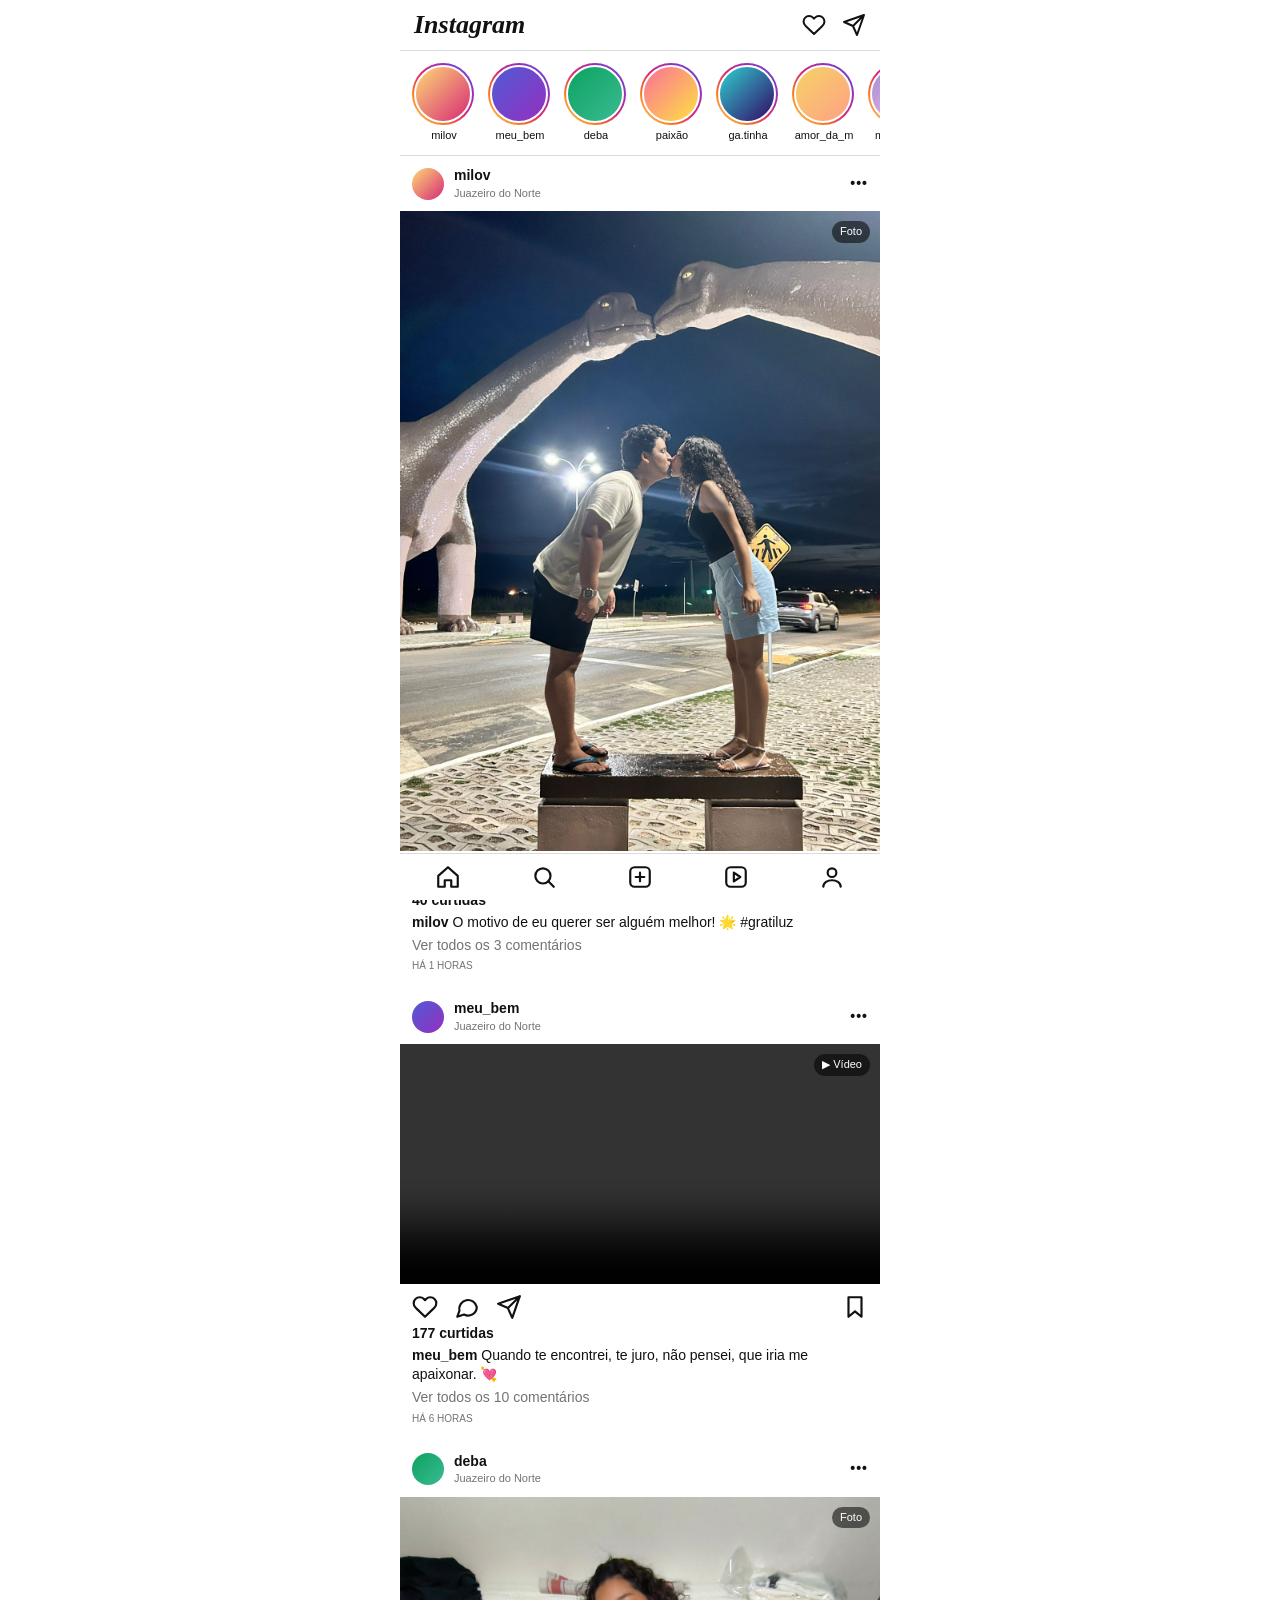
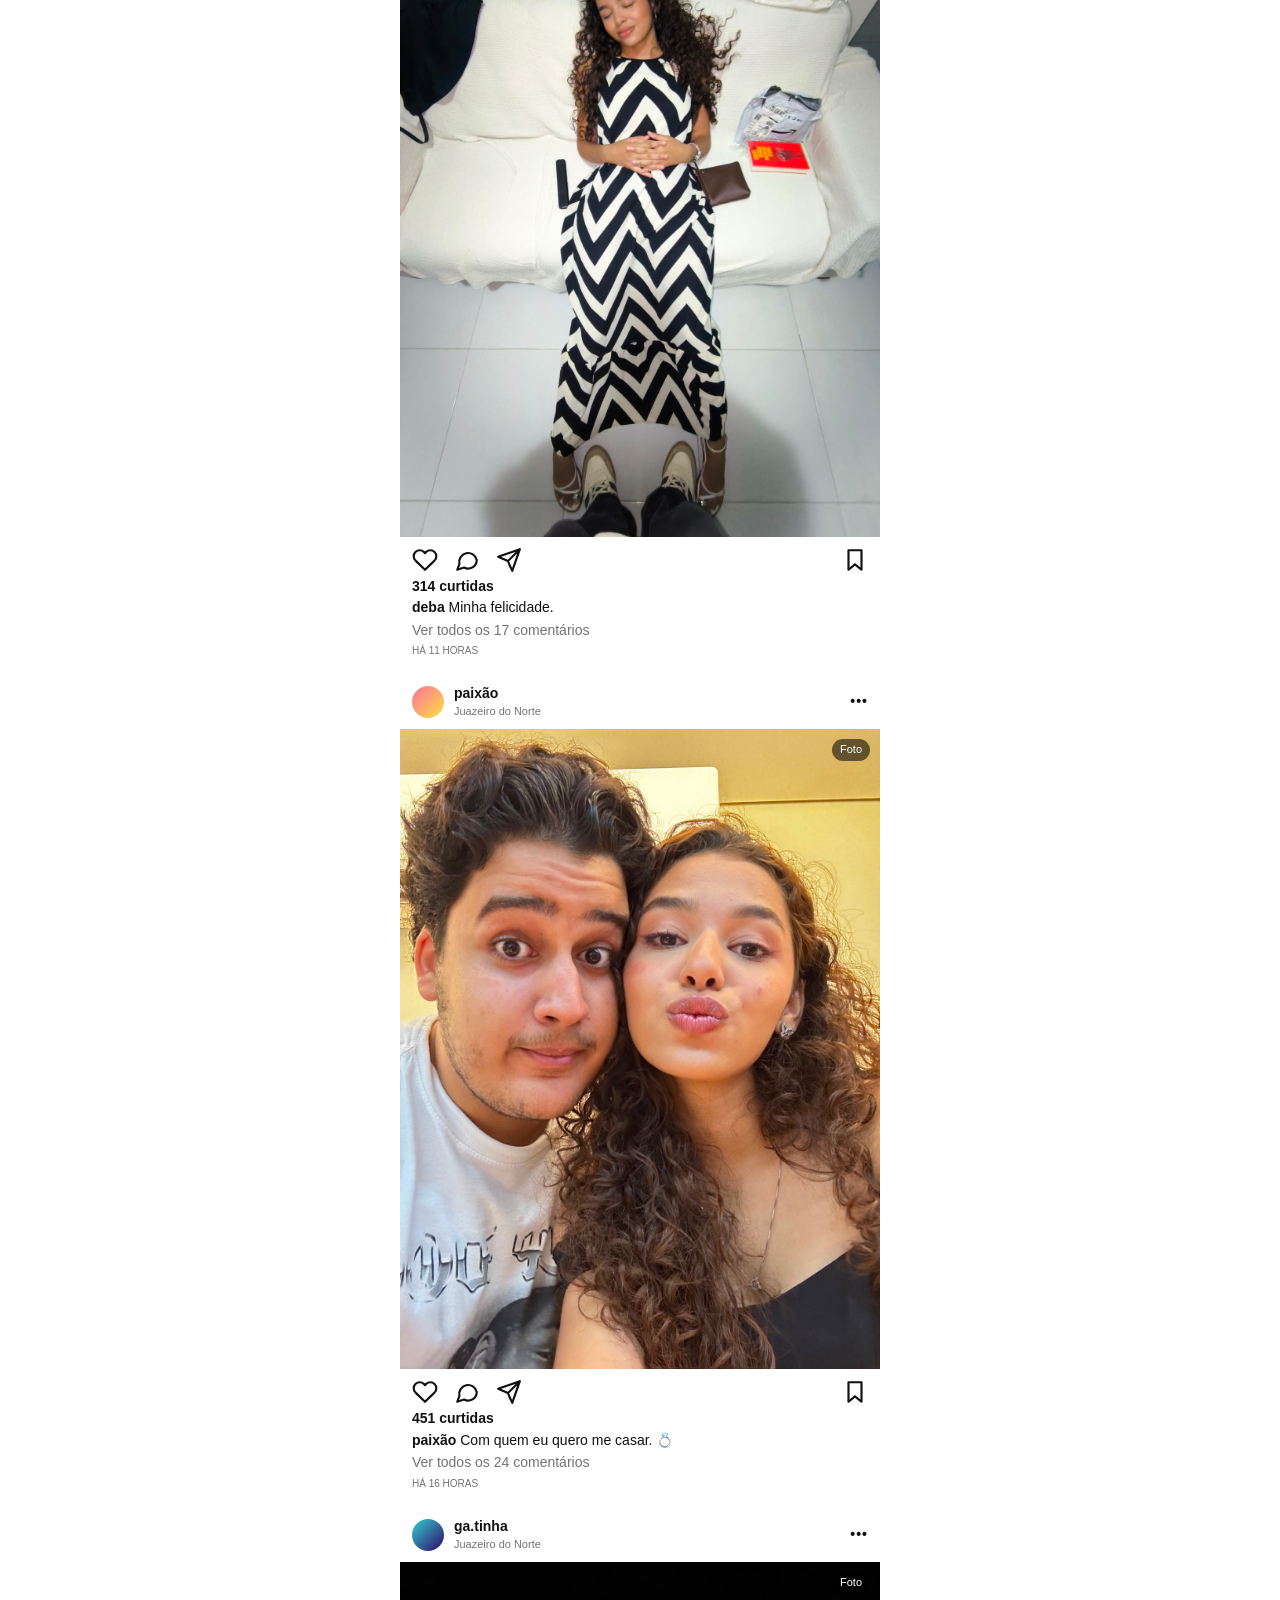
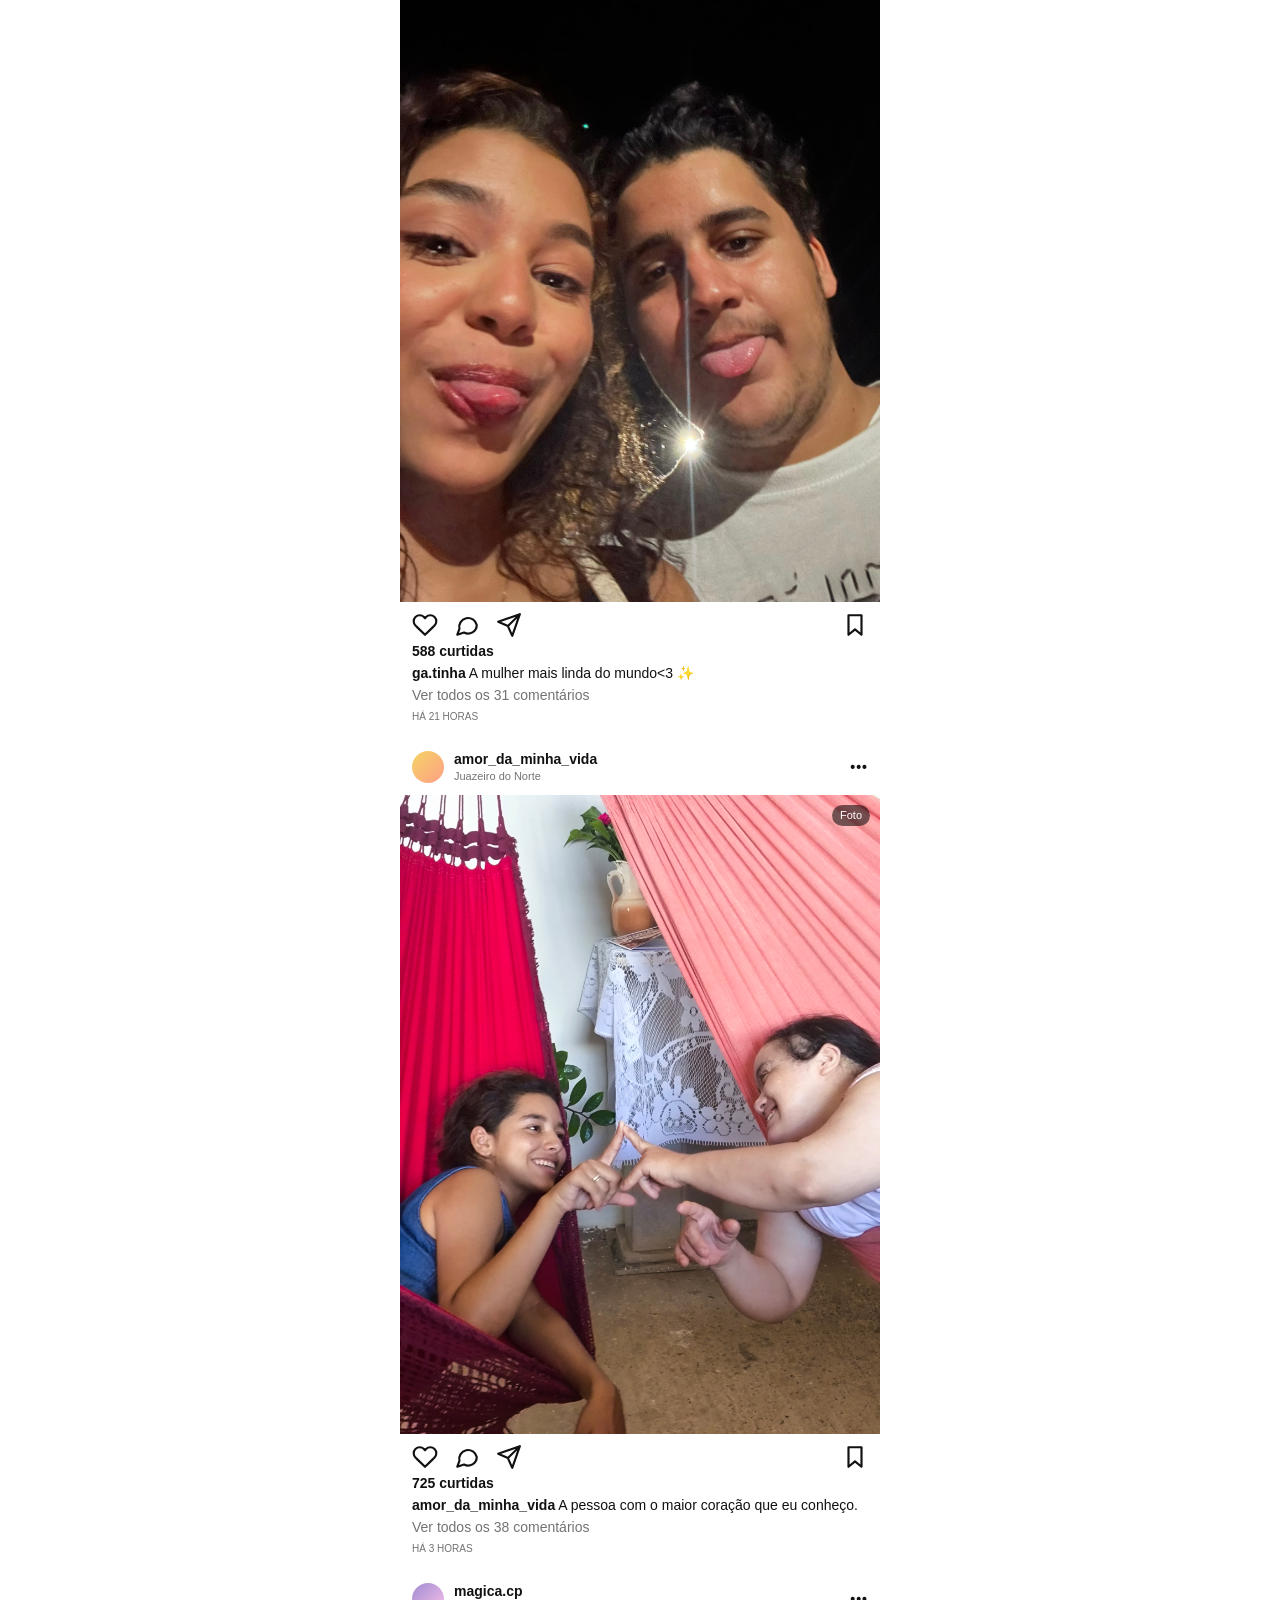
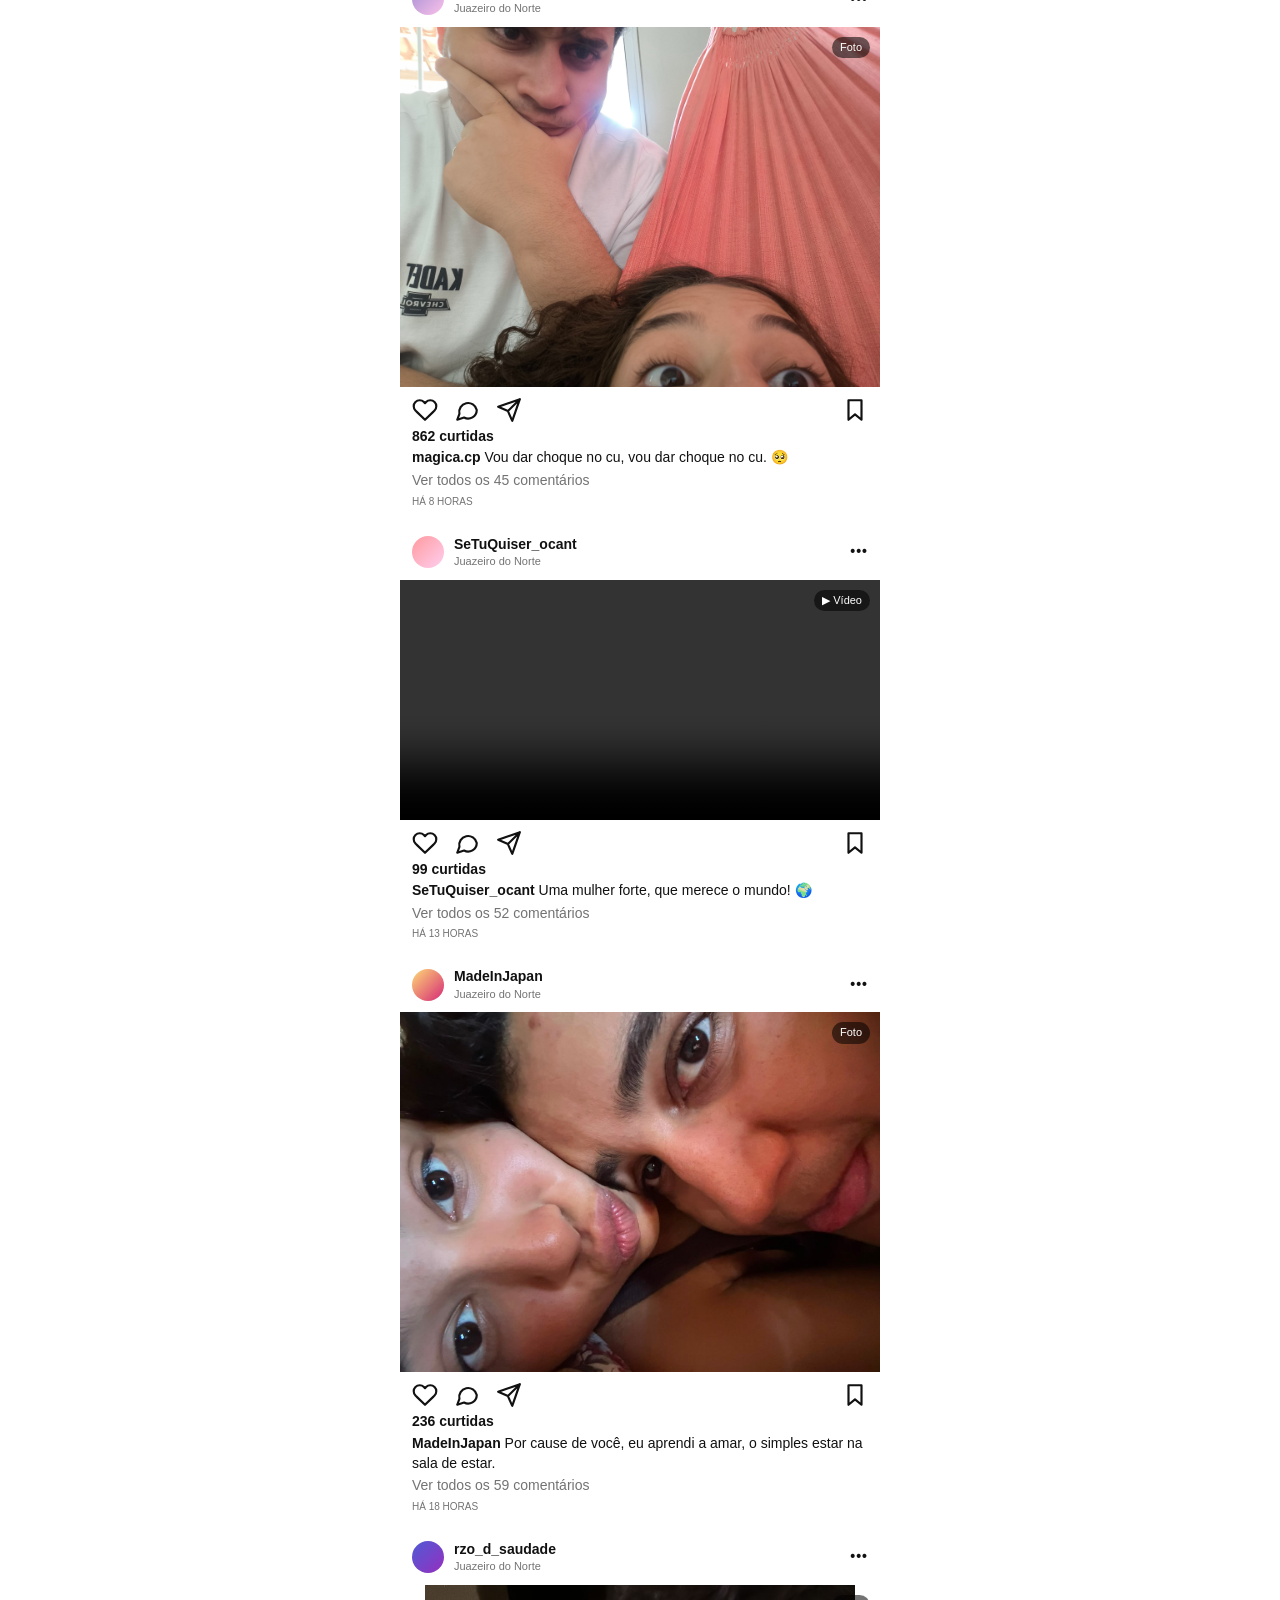
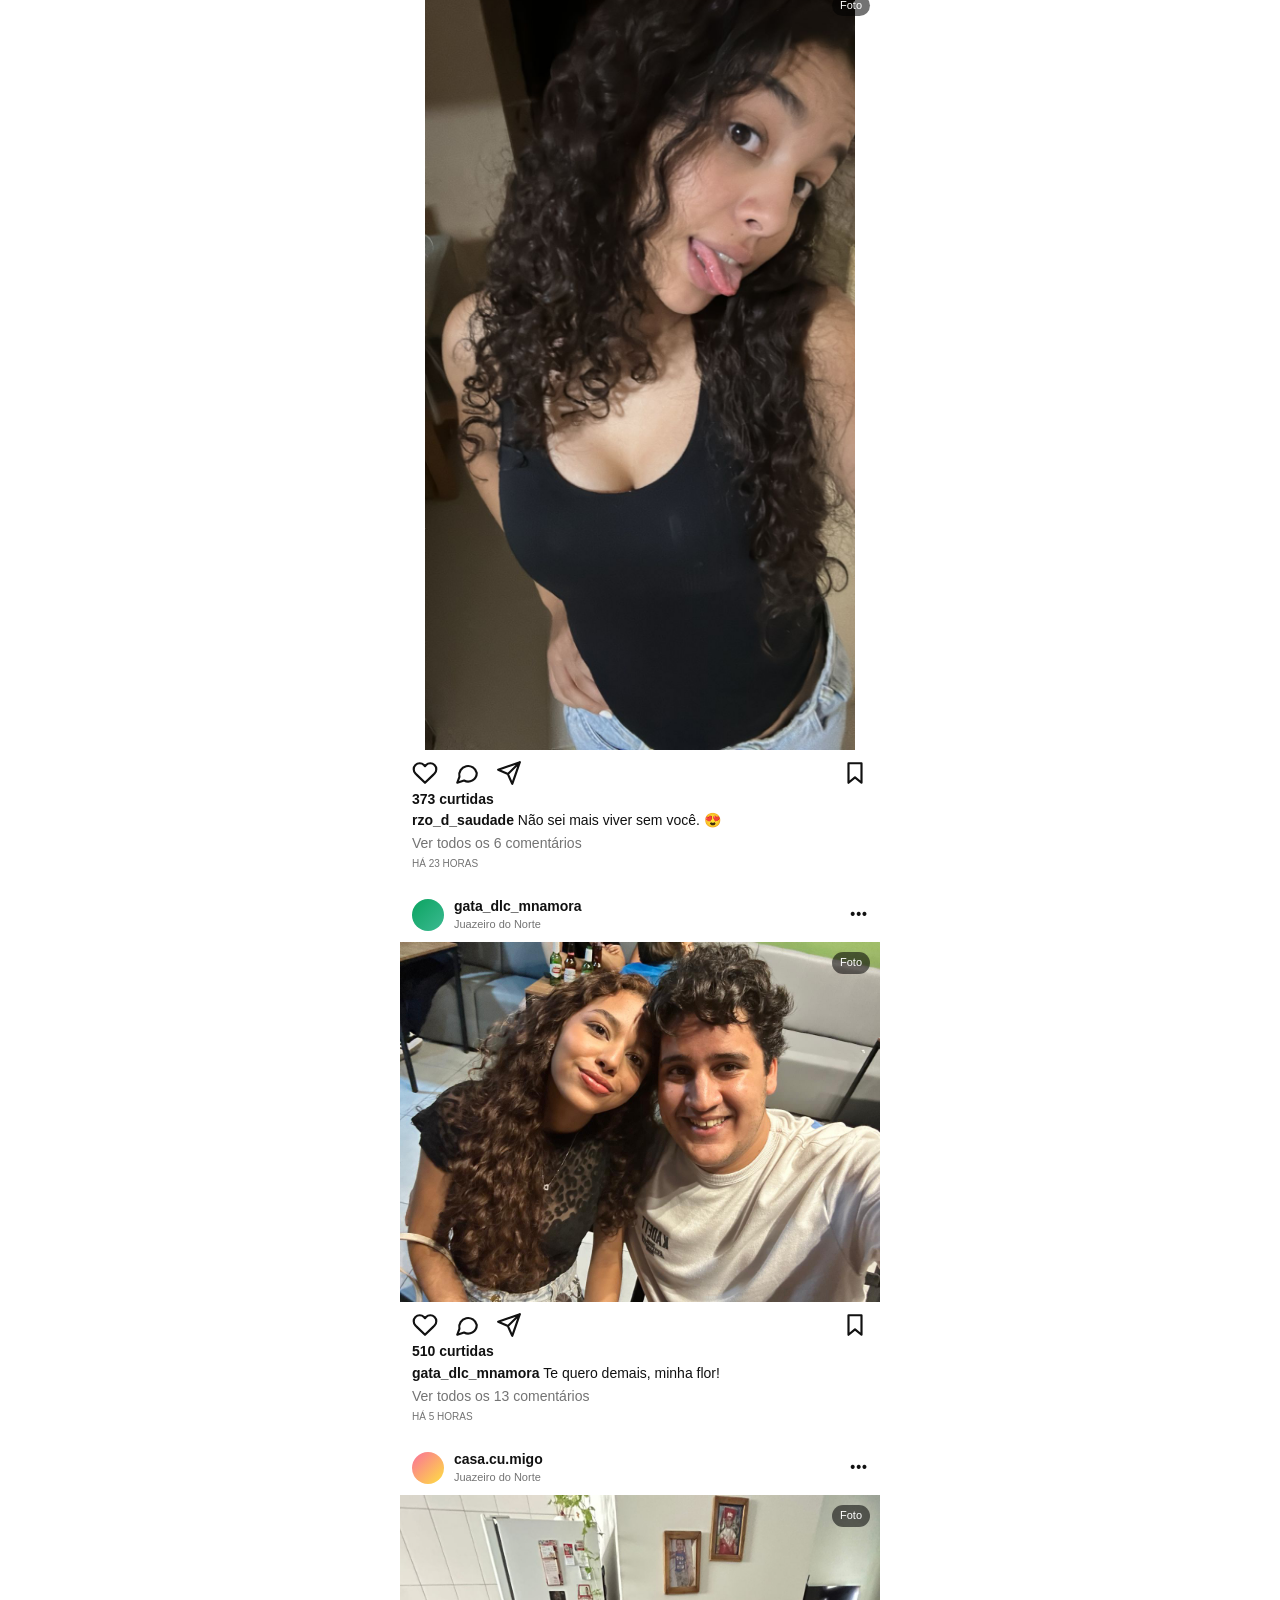
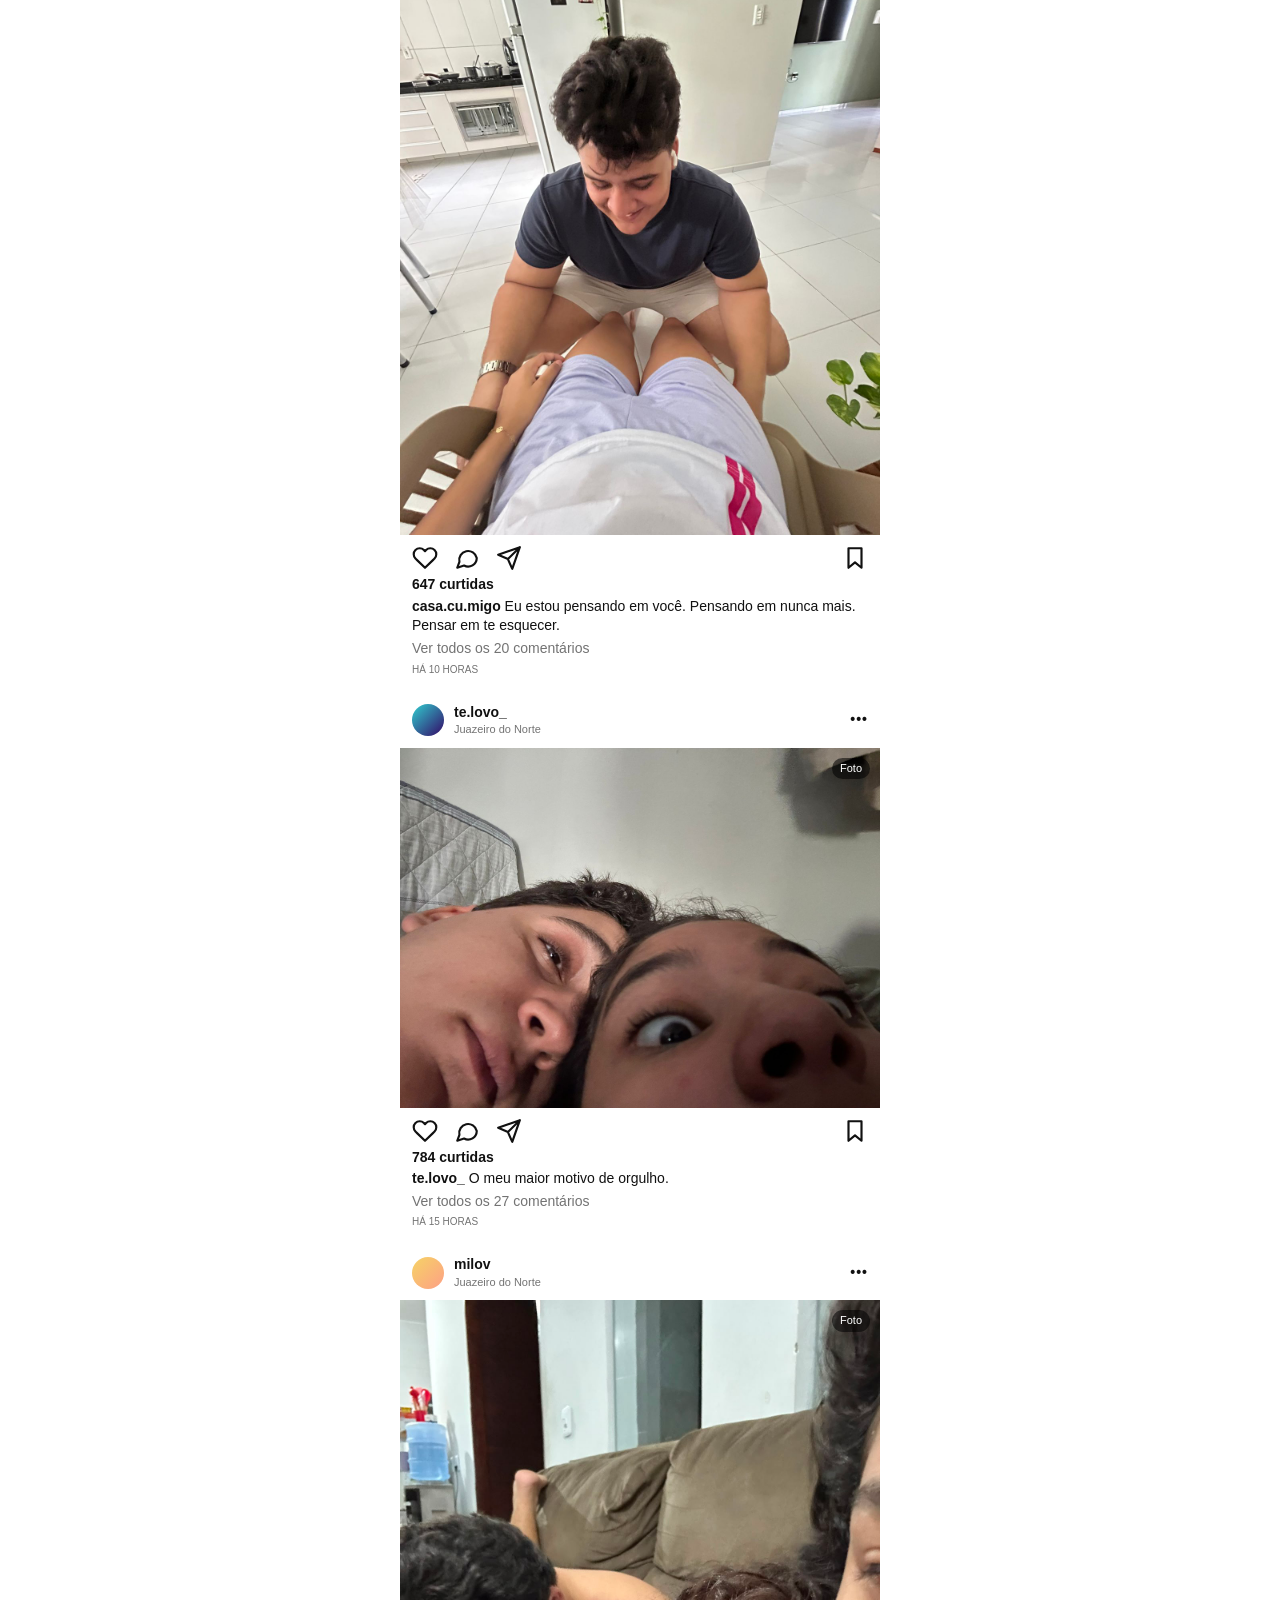
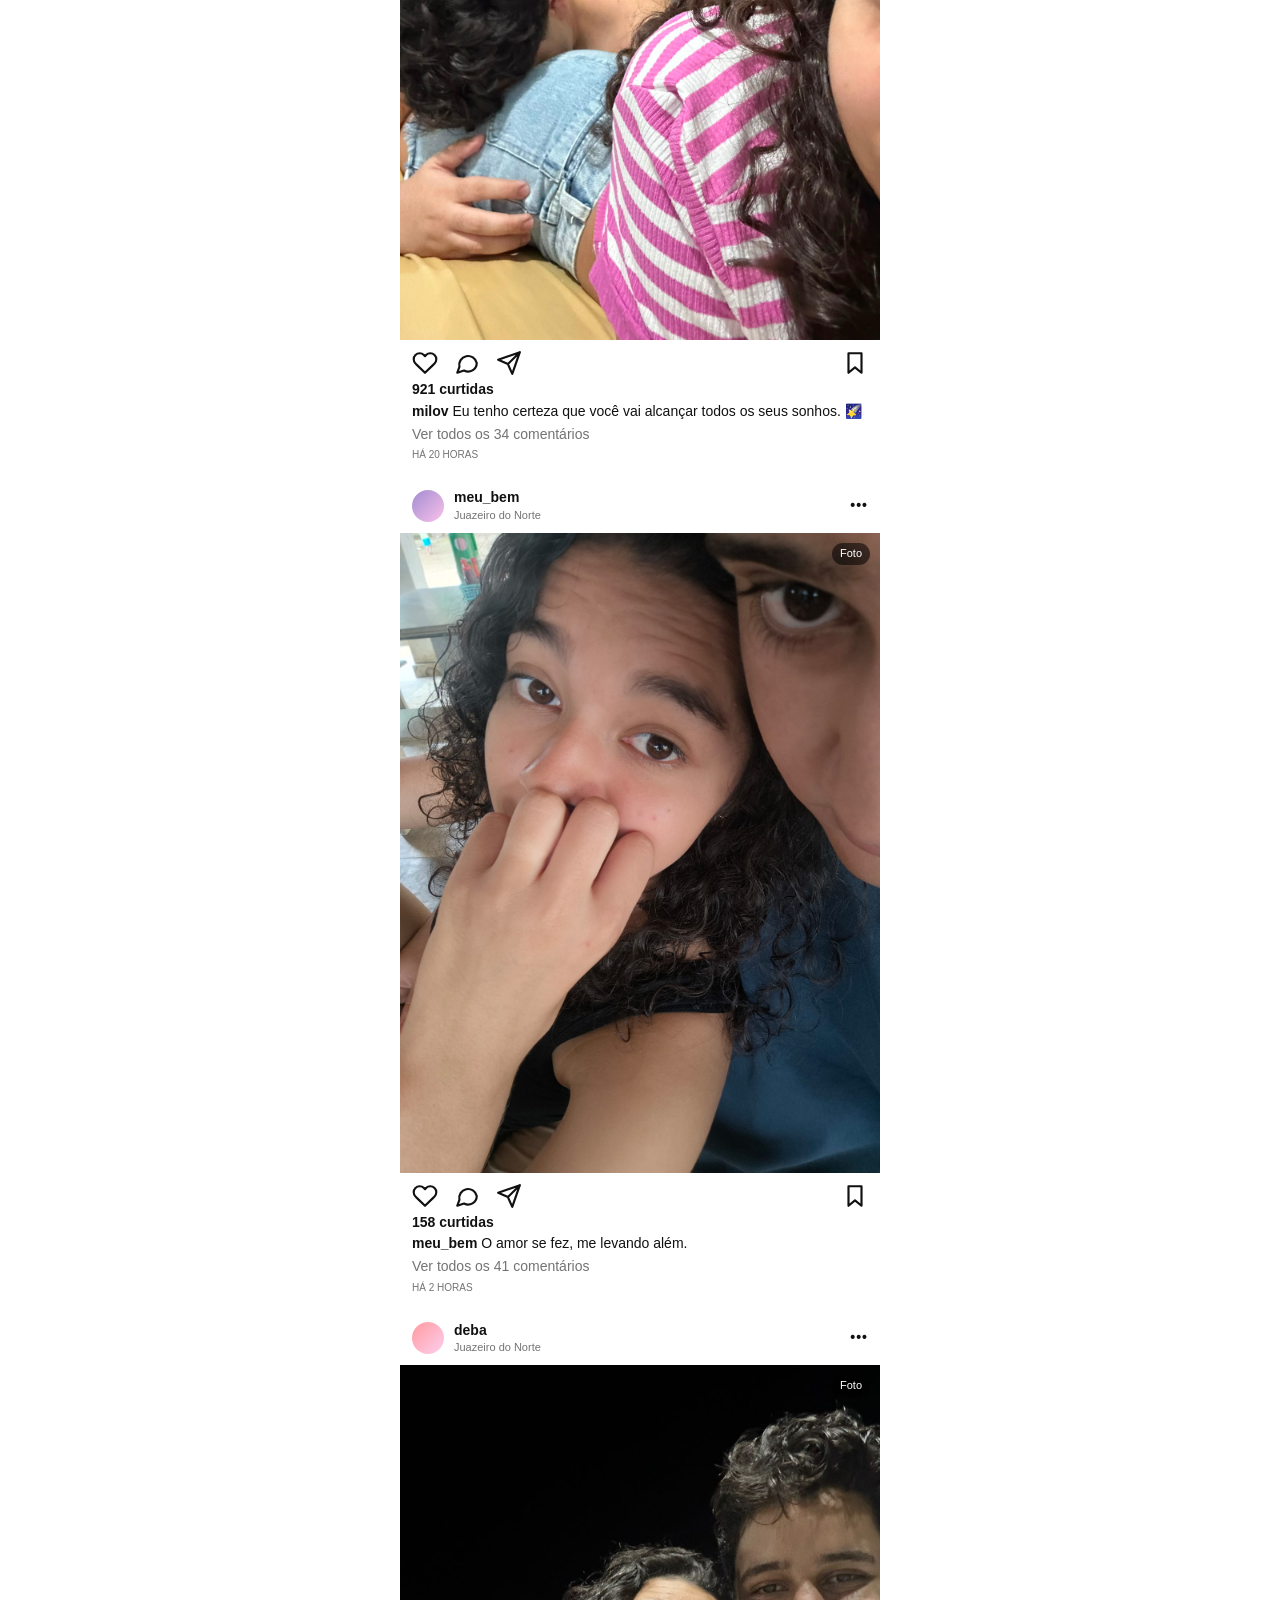
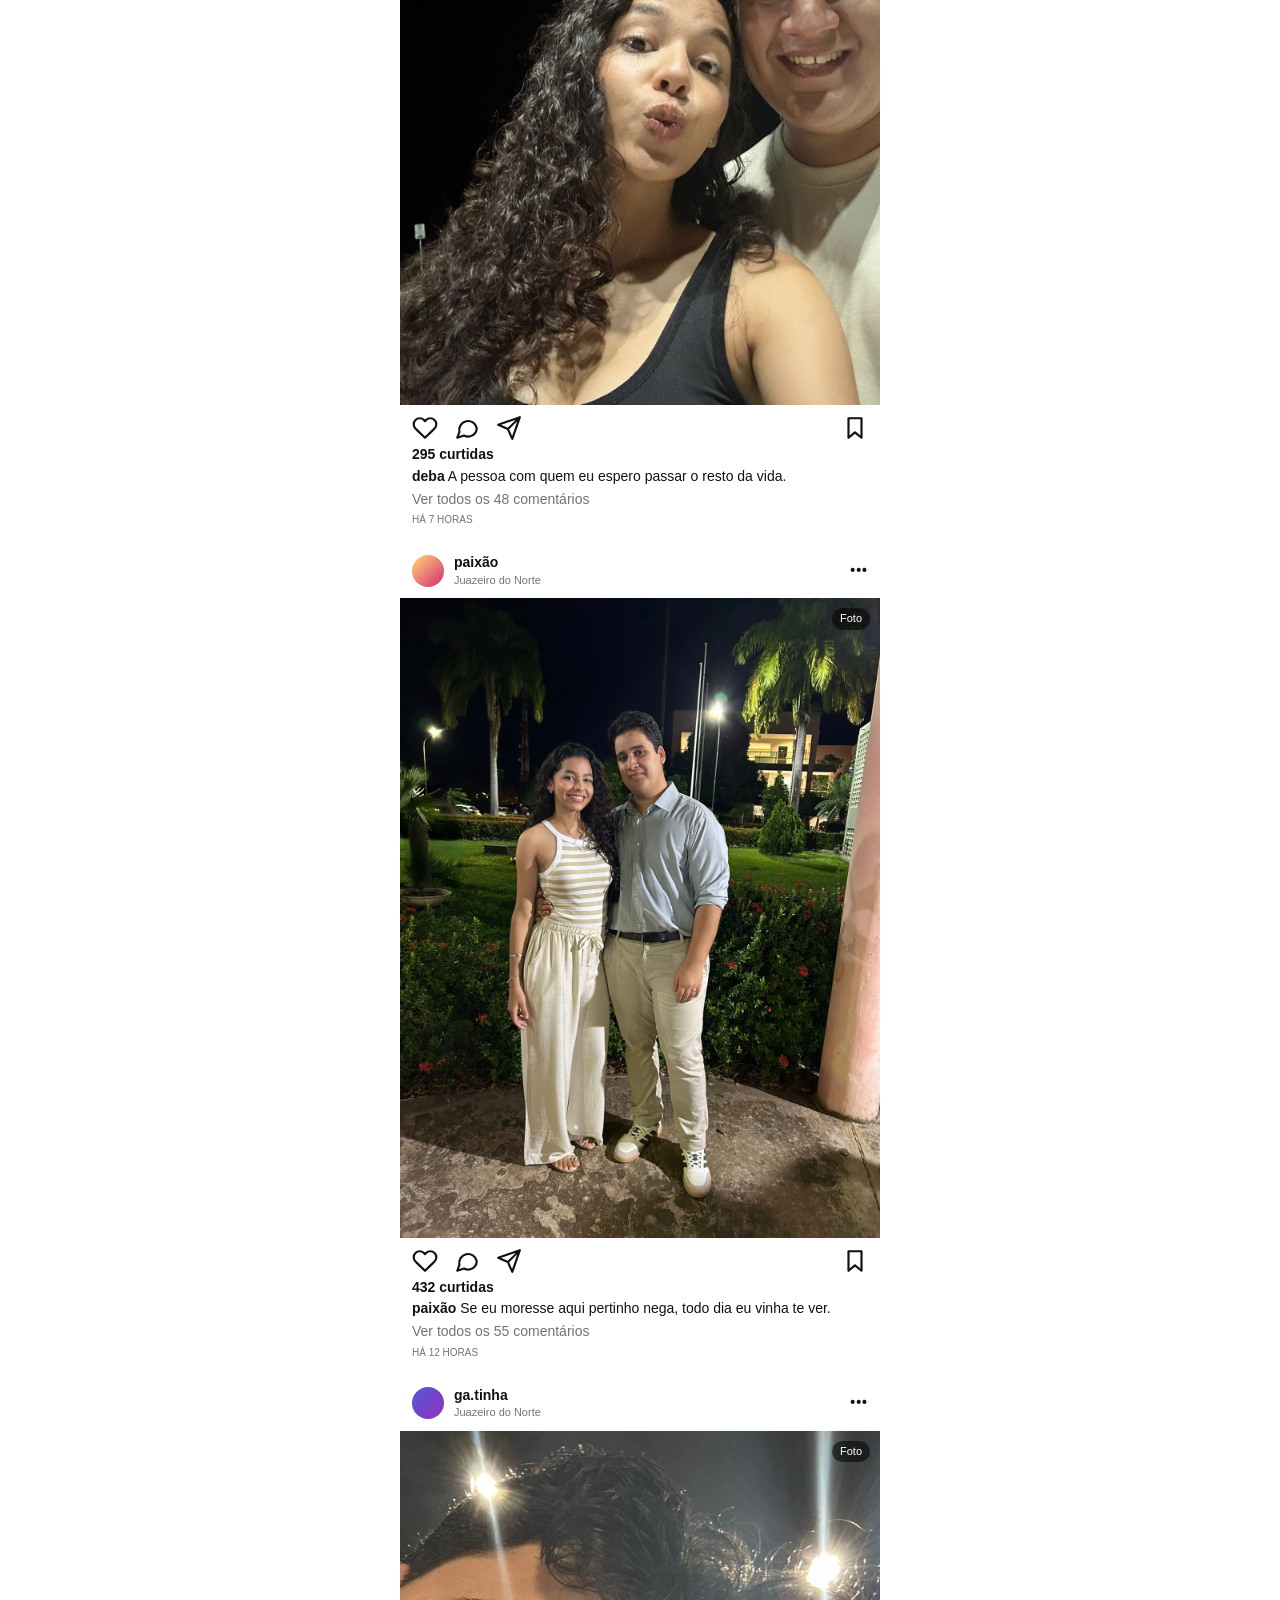
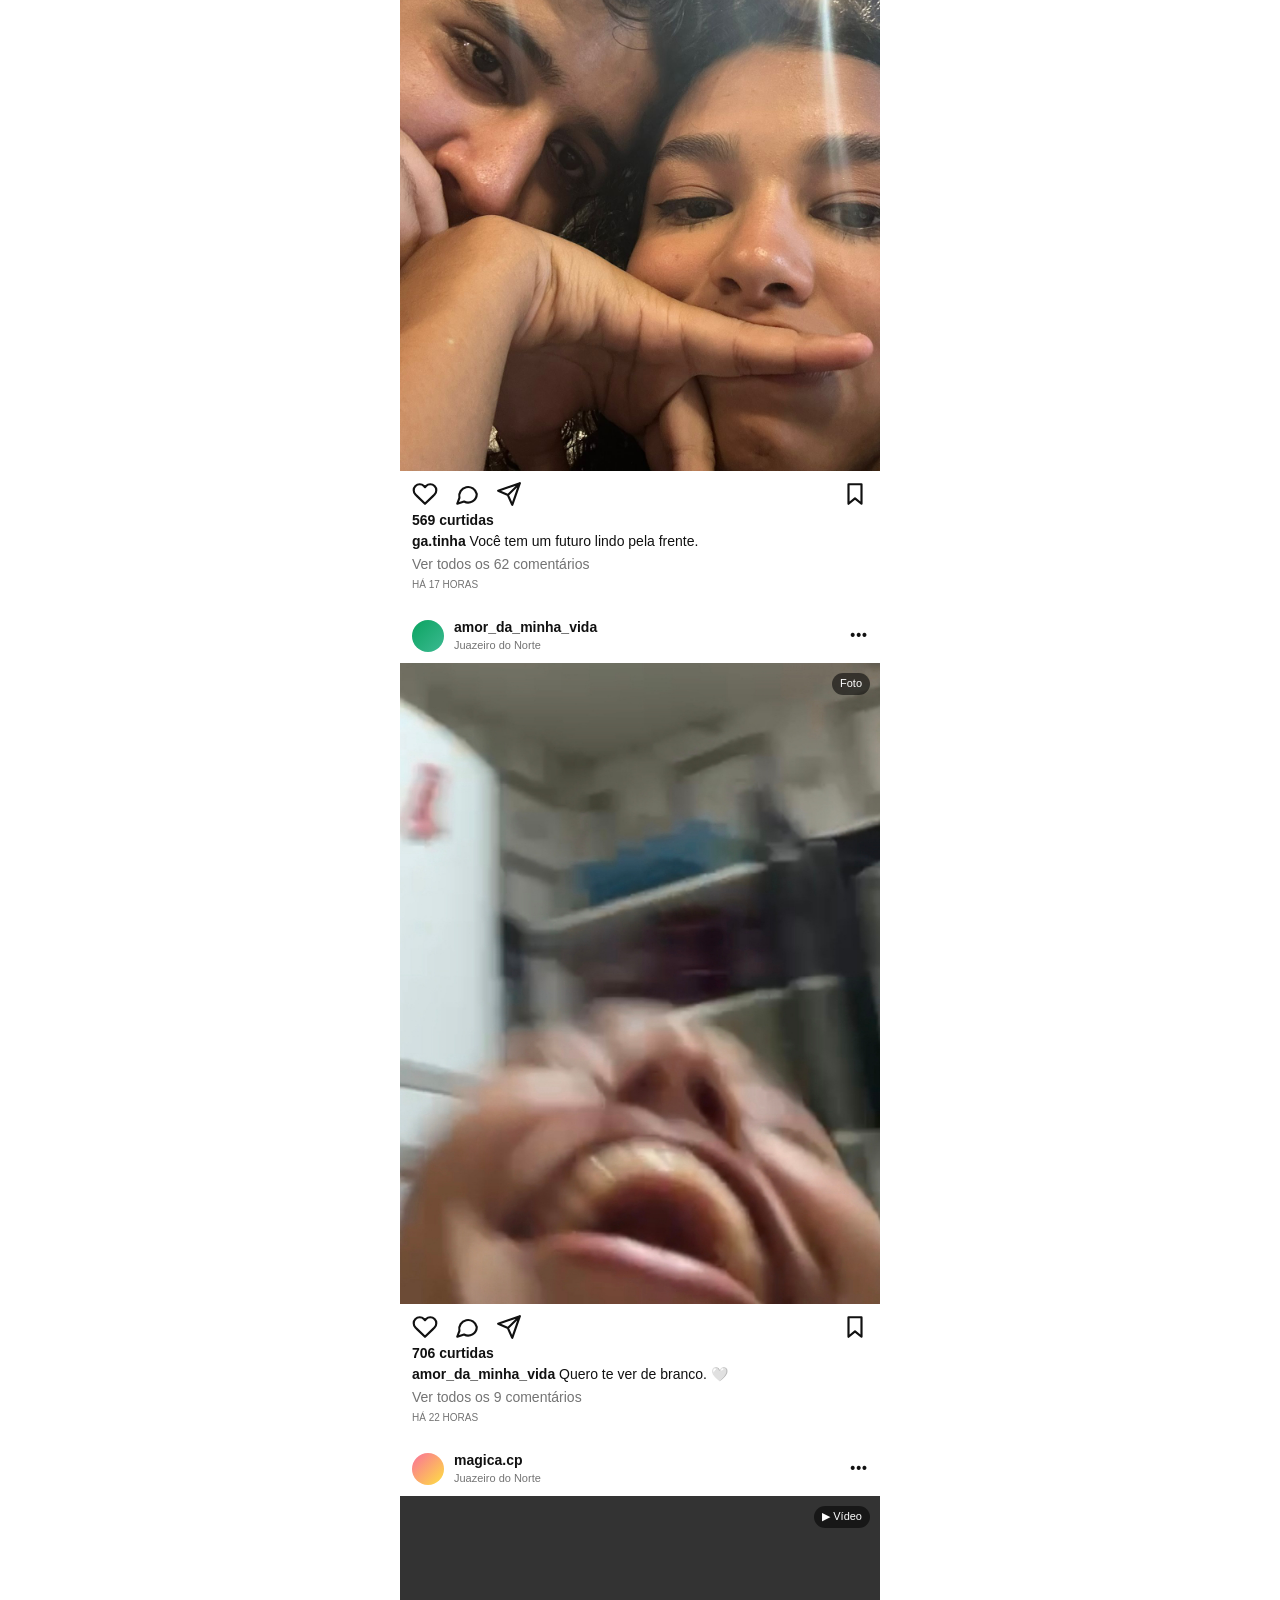
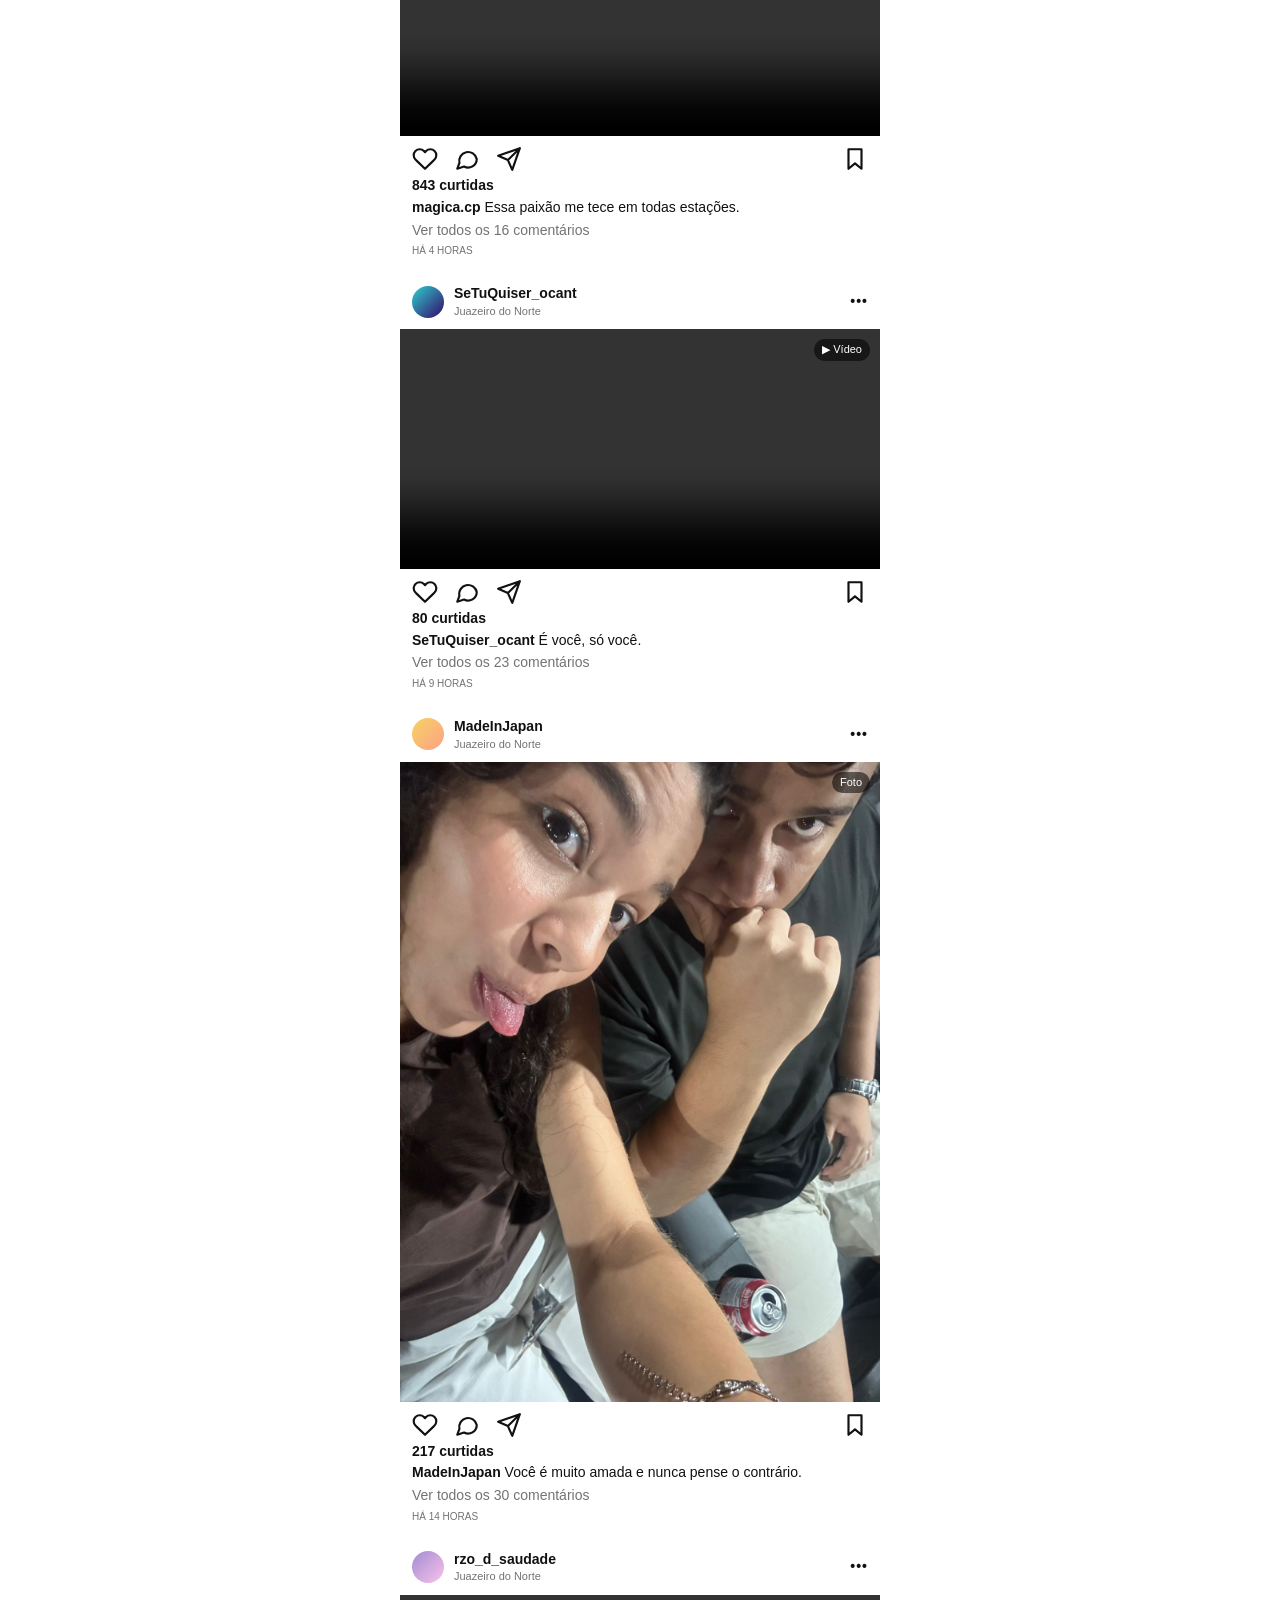
<file: Feed.html>
<!DOCTYPE html>
<html lang="pt-BR">
<head>
<meta charset="utf-8">
<meta name="viewport" content="width=device-width, initial-scale=1, viewport-fit=cover">
<title>Feed estilo Instagram</title>
<link rel="stylesheet" href="style.css">
</head>
<body>
<header>
  <span class="logo">Instagram</span>
  <span style="display:flex">
    <svg viewBox="0 0 24 24"><path d="M20.8 4.6a5.5 5.5 0 0 0-7.8 0L12 5.7l-1-1.1a5.5 5.5 0 0 0-7.8 7.8l1 1.1L12 21l7.8-7.5 1-1.1a5.5 5.5 0 0 0 0-7.8z"/></svg>
    <svg viewBox="0 0 24 24"><path d="M22 2 11 13M22 2l-7 20-4-9-9-4z"/></svg>
  </span>
</header>
<div class="stories" id="stories"></div>
<main id="feed"></main>
<nav>
  <svg viewBox="0 0 24 24"><path d="M3 11 12 3l9 8v10h-6v-6H9v6H3z"/></svg>
  <svg viewBox="0 0 24 24"><circle cx="11" cy="11" r="7"/><path d="m21 21-5-5"/></svg>
  <svg viewBox="0 0 24 24"><rect x="3" y="3" width="18" height="18" rx="4"/><path d="M12 8v8M8 12h8"/></svg>
  <svg viewBox="0 0 24 24"><rect x="3" y="3" width="18" height="18" rx="4"/><path d="m10 8 6 4-6 4z"/></svg>
  <svg viewBox="0 0 24 24"><circle cx="12" cy="8" r="4"/><path d="M4 21c0-4 4-6 8-6s8 2 8 6"/></svg>
</nav>
<script>
/* Para usar suas mídias, preencha src com o caminho do arquivo (ex.: "fotos/1.jpg" ou "videos/1.mp4").
   type: "foto" ou "video". Há exatamente 26 posts. */
var TOTAL = 26;
var users = ["milov","meu_bem","deba","paixão","ga.tinha","amor_da_minha_vida","magica.cp","SeTuQuiser_ocant","MadeInJapan","rzo_d_saudade","gata_dlc_mnamora","casa.cu.migo","te.lovo_"];
var caps = ["O motivo de eu querer ser alguém melhor! 🌟 #gratiluz",
"Quando te encontrei, te juro, não pensei, que iria me apaixonar. 💘",
"Minha felicidade.",
"Com quem eu quero me casar. 💍",
"A mulher mais linda do mundo<3 ✨",
"A pessoa com o maior coração que eu conheço.",
"Vou dar choque no cu, vou dar choque no cu. 🥺",
"Uma mulher forte, que merece o mundo! 🌍",
"Por cause de você, eu aprendi a amar, o simples estar na sala de estar.",
"Não sei mais viver sem você. 😍",
"Te quero demais, minha flor!",
"Eu estou pensando em você. Pensando em nunca mais. Pensar em te esquecer.",
"O meu maior motivo de orgulho.",
"Eu tenho certeza que você vai alcançar todos os seus sonhos. 🌠",
"O amor se fez, me levando além.",
"A pessoa com quem eu espero passar o resto da vida.",
"Se eu moresse aqui pertinho nega, todo dia eu vinha te ver.",
"Você tem um futuro lindo pela frente.",
"Quero te ver de branco. 🤍",
"Essa paixão me tece em todas estações.",
"É você, só você.",
"Você é muito amada e nunca pense o contrário.",
"Lembre que pode sempre contar comigo, eu quero estar sempre do seu lado.",
"Sou totalmente seu.",
"Meu amor, eu te amo mais que tudo. ❤️",
"Feliz aniversário, meu bem. 🎂"
];
var grads = [["#feda75","#d62976"],["#4f5bd5","#962fbf"],["#0ba360","#3cba92"],["#fa709a","#fee140"],["#30cfd0","#330867"],["#f6d365","#fda085"],["#a18cd1","#fbc2eb"],["#ff9a9e","#fecfef"]];
var MEDIA = [];
/* ratio só afeta os placeholders; com src preenchido, o espaço assume a proporção real da imagem/vídeo */
var ratios = ["1/1", "16/9", "3/4", "4/5", "4/3"];
var VIDEOS = [2, 8, 20, 21, 23]; /* números dos posts que são vídeos (.mp4); os demais são fotos (.jpg) */
for (var i = 0; i < TOTAL; i++) {
  var n = i + 1, isVideo = VIDEOS.indexOf(n) !== -1;
  MEDIA.push({ type: isVideo ? "video" : "foto", src: "imagens/" + n + (isVideo ? ".mp4" : ".jpg"), ratio: ratios[i % ratios.length] });
}

var state = { likes: {}, saved: {} };
try { var s = JSON.parse(localStorage.getItem("igfeed") || "null"); if (s) state = s; } catch (e) {}
function save() { try { localStorage.setItem("igfeed", JSON.stringify(state)); } catch (e) {} }

var heart = '<svg viewBox="0 0 24 24"><path d="M20.8 4.6a5.5 5.5 0 0 0-7.8 0L12 5.7l-1-1.1a5.5 5.5 0 0 0-7.8 7.8l1 1.1L12 21l7.8-7.5 1-1.1a5.5 5.5 0 0 0 0-7.8z"/></svg>';
var icons = {
  com: '<svg viewBox="0 0 24 24"><path d="M21 12a8 8 0 0 1-11.7 7L3 21l2-5.5A8 8 0 1 1 21 12z"/></svg>',
  env: '<svg viewBox="0 0 24 24"><path d="M22 2 11 13M22 2l-7 20-4-9-9-4z"/></svg>',
  sav: '<svg viewBox="0 0 24 24"><path d="M6 3h12v18l-6-5-6 5z"/></svg>'
};

function fmt(n) { return n >= 1000 ? (n / 1000).toFixed(1).replace(".", ",") + " mil" : String(n); }
function esc(t) { return t.replace(/[&<>]/g, function (c) { return { "&": "&amp;", "<": "&lt;", ">": "&gt;" }[c]; }); }

var feed = document.getElementById("feed");
var data = [];
for (var k = 0; k < TOTAL; k++) {
  var g = grads[k % grads.length];
  data.push({ id: k, user: users[k % users.length], cap: caps[k % caps.length], base: 40 + (k * 137) % 900, com: 3 + (k * 7) % 60, g: g, m: MEDIA[k], h: 1 + (k * 5) % 23 });
}

function mediaHTML(p) {
  var tag = p.m.type === "video" ? "▶ Vídeo" : "Foto";
  var inner;
  if (p.m.src && p.m.type === "video") inner = '<video src="' + p.m.src + '" playsinline muted loop controls preload="metadata"></video>';
  else if (p.m.src) inner = '<img src="' + p.m.src + '" alt="Post ' + (p.id + 1) + '" loading="lazy">';
  else {
    var ic = p.m.type === "video" ? '<svg viewBox="0 0 24 24"><rect x="3" y="3" width="18" height="18" rx="4"/><path d="m10 8 6 4-6 4z"/></svg>' : '<svg viewBox="0 0 24 24"><path d="M3 7h4l2-3h6l2 3h4v13H3z"/><circle cx="12" cy="13" r="4"/></svg>';
    inner = '<div class="ph" style="aspect-ratio:' + p.m.ratio + ';background:linear-gradient(135deg,' + p.g[0] + ',' + p.g[1] + ')"><div>' + ic + (p.m.type === "video" ? "Vídeo" : "Foto") + ' ' + p.m.ratio.replace("/", ":") + '</div></div>';
  }
  return inner + '<span class="tag">' + tag + '</span><svg class="pop" viewBox="0 0 24 24"><path d="M20.8 4.6a5.5 5.5 0 0 0-7.8 0L12 5.7l-1-1.1a5.5 5.5 0 0 0-7.8 7.8l1 1.1L12 21l7.8-7.5 1-1.1a5.5 5.5 0 0 0 0-7.8z"/></svg>';
}

function render() {
  var html = "";
  data.forEach(function (p) {
    var long = p.cap.length > 80;
    var shown = long ? esc(p.cap.slice(0, 80)) + '… <span class="more">mais</span>' : esc(p.cap);
    html += '<article data-id="' + p.id + '">' +
      '<div class="top"><div class="av" style="background:linear-gradient(135deg,' + p.g[0] + ',' + p.g[1] + ')"></div><div><b>' + p.user + '</b><small>Juazeiro do Norte</small></div><span class="dots">•••</span></div>' +
      '<div class="media">' + mediaHTML(p) + '</div>' +
      '<div class="act"><button class="like" aria-label="Curtir">' + heart + '</button><button aria-label="Comentar">' + icons.com + '</button><button aria-label="Enviar">' + icons.env + '</button><button class="sv" aria-label="Salvar">' + icons.sav + '</button></div>' +
      '<div class="info"><b class="lk"></b><div class="cap"><b>' + p.user + '</b> <span class="ct" data-full="' + esc(p.cap) + '">' + shown + '</span></div>' +
      '<div class="cm">Ver todos os ' + p.com + ' comentários</div><div class="time">há ' + p.h + ' horas</div></div></article>';
  });
  feed.innerHTML = html;
  data.forEach(function (p) { update(p.id); });
}

function update(id) {
  var a = feed.children[id], p = data[id], on = !!state.likes[id];
  a.querySelector(".like").classList.toggle("on", on);
  a.querySelector(".sv").classList.toggle("on", !!state.saved[id]);
  a.querySelector(".lk").textContent = fmt(p.base + (on ? 1 : 0)) + " curtidas";
}

function toggleLike(id, force) {
  var on = force ? true : !state.likes[id];
  if (on) state.likes[id] = 1; else delete state.likes[id];
  save(); update(id);
}

var lastTap = {};
feed.addEventListener("click", function (e) {
  var a = e.target.closest("article"); if (!a) return;
  var id = +a.dataset.id;
  if (e.target.closest(".like")) return toggleLike(id);
  if (e.target.closest(".sv")) { if (state.saved[id]) delete state.saved[id]; else state.saved[id] = 1; save(); return update(id); }
  if (e.target.classList.contains("more")) { var ct = a.querySelector(".ct"); ct.textContent = ct.dataset.full; return; }
  if (e.target.closest(".media") && e.target.tagName !== "VIDEO") {
    var now = Date.now();
    if (lastTap[id] && now - lastTap[id] < 350) {
      toggleLike(id, true);
      var pop = a.querySelector(".pop"); pop.classList.add("on");
      setTimeout(function () { pop.classList.remove("on"); }, 600);
      lastTap[id] = 0;
    } else lastTap[id] = now;
  }
});

var st = "";
users.slice(0, 9).forEach(function (u, i) {
  var g = grads[i % grads.length];
  st += '<div class="st"><div class="ring"><i style="background:linear-gradient(135deg,' + g[0] + ',' + g[1] + ')"></i></div>' + u.slice(0, 9) + '</div>';
});
document.getElementById("stories").innerHTML = st;
render();
</script>
</body>
</html>
</file>
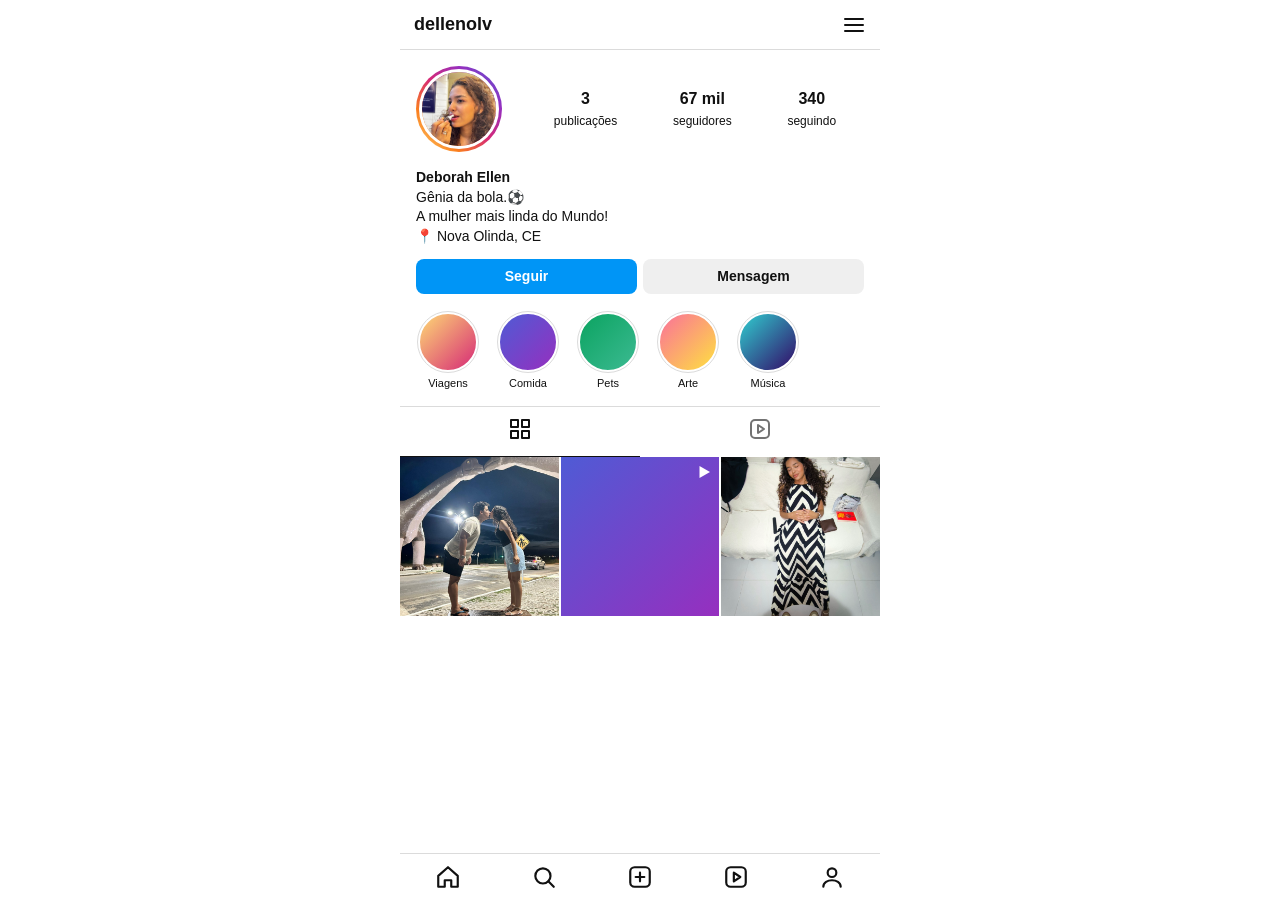
<file: perfil.html>
<!DOCTYPE html>
<html lang="pt-BR">
<head>
<meta charset="utf-8">
<meta name="viewport" content="width=device-width, initial-scale=1, viewport-fit=cover">
<title>Perfil</title>
<link rel="stylesheet" href="perfil.css">
<meta name="viewport" content="width=device-width, initial-scale=1, viewport-fit=cover">
</head>

<div id="lb" hidden>
  <button id="lbX" aria-label="Fechar">✕</button>
  <div id="lbBox"></div>
</div>

<body>

<div class="pbar">
  <span>dellenolv</span>
  <svg viewBox="0 0 24 24"><path d="M3 6h18M3 12h18M3 18h18"/></svg>
</div>

<div class="phead">
  <div class="pav"><i><img src="imagens/perfil.jpg" alt="Foto de perfil" onerror="this.remove()"></i></div>
  <div class="stats">
    <div><b>3</b><span>publicações</span></div>
    <div><b id="pFol">67 mil</b><span>seguidores</span></div>
    <div><b>340</b><span>seguindo</span></div>
  </div>
</div>

<div class="pbio">
  <b>Deborah Ellen</b><br>
  Gênia da bola.⚽<br>
  A mulher mais linda do Mundo!<br>
  📍 Nova Olinda, CE
</div>

<div class="pbtn">
  <button class="pri" id="pFollow">Seguir</button>
  <button>Mensagem</button>
</div>

<div class="hl">
  <div><i style="background:linear-gradient(135deg,#feda75,#d62976)"></i>Viagens</div>
  <div><i style="background:linear-gradient(135deg,#4f5bd5,#962fbf)"></i>Comida</div>
  <div><i style="background:linear-gradient(135deg,#0ba360,#3cba92)"></i>Pets</div>
  <div><i style="background:linear-gradient(135deg,#fa709a,#fee140)"></i>Arte</div>
  <div><i style="background:linear-gradient(135deg,#30cfd0,#330867)"></i>Música</div>
</div>

<div class="tabs" id="tabs">
  <div class="on" data-t="all"><svg viewBox="0 0 24 24"><path d="M3 3h7v7H3zM14 3h7v7h-7zM3 14h7v7H3zM14 14h7v7h-7z"/></svg></div>
  <div data-t="video"><svg viewBox="0 0 24 24"><rect x="3" y="3" width="18" height="18" rx="4"/><path d="m10 8 6 4-6 4z"/></svg></div>
</div>

<!-- Apenas 3 espaços de mídia -->
<div class="grid">
  <div class="gi" data-type="foto" style="background:linear-gradient(135deg,#feda75,#d62976)">
    <img src="imagens/1.jpg" alt="" loading="lazy">
  </div>
  <div class="gi" data-type="video" style="background:linear-gradient(135deg,#4f5bd5,#962fbf)">
    <video src="imagens/2.mp4#t=0.1" muted playsinline preload="metadata"></video>
    <svg class="vi" viewBox="0 0 24 24"><path d="m6 4 14 8-14 8z"/></svg>
  </div>
  <div class="gi" data-type="foto" style="background:linear-gradient(135deg,#0ba360,#3cba92)">
    <img src="imagens/3.jpg" alt="" loading="lazy">
  </div>
</div>

<!-- Barra de navegação: ajuste o href da casa para o nome do seu arquivo do feed -->
<nav>
  <a href="index.html" aria-label="Início"><svg viewBox="0 0 24 24"><path d="M3 11 12 3l9 8v10h-6v-6H9v6H3z"/></svg></a>
  <a href="#" aria-label="Buscar"><svg viewBox="0 0 24 24"><circle cx="11" cy="11" r="7"/><path d="m21 21-5-5"/></svg></a>
  <a href="#" aria-label="Criar"><svg viewBox="0 0 24 24"><rect x="3" y="3" width="18" height="18" rx="4"/><path d="M12 8v8M8 12h8"/></svg></a>
  <a href="#" aria-label="Vídeos"><svg viewBox="0 0 24 24"><rect x="3" y="3" width="18" height="18" rx="4"/><path d="m10 8 6 4-6 4z"/></svg></a>
  <a href="perfil.html" aria-label="Perfil"><svg viewBox="0 0 24 24"><circle cx="12" cy="8" r="4"/><path d="M4 21c0-4 4-6 8-6s8 2 8 6"/></svg></a>
</nav>

<script>
/* Seguir / Seguindo */
var fb = document.getElementById("pFollow"), fol = document.getElementById("pFol");
var seguindo = false;
fb.addEventListener("click", function () {
  seguindo = !seguindo;
  fb.textContent = seguindo ? "Seguindo" : "Seguir";
  fb.className = seguindo ? "" : "pri";
  fol.textContent = seguindo ? "12,8 mil" : "12,8 mil"; /* troque pelos seus números se quiser */
});

/* Abas: todas / só vídeos */
document.getElementById("tabs").addEventListener("click", function (e) {
  var t = e.target.closest("[data-t]"); if (!t) return;
  Array.prototype.forEach.call(this.children, function (c) { c.classList.toggle("on", c === t); });
  document.querySelectorAll(".gi").forEach(function (g) {
    g.hidden = t.dataset.t === "video" && g.dataset.type !== "video";
  });
});
var lb = document.getElementById("lb"), box = document.getElementById("lbBox");

function abrir(el) {
  var c = el.cloneNode(true);
  if (c.tagName === "VIDEO") {
    c.removeAttribute("muted");
    c.muted = false;
    c.controls = true;
    c.autoplay = true;
    c.src = c.src.split("#")[0];
  }
  box.innerHTML = "";
  box.appendChild(c);
  lb.hidden = false;
}
function fechar() { box.innerHTML = ""; lb.hidden = true; }

document.getElementById("lbX").addEventListener("click", fechar);
lb.addEventListener("click", function (e) { if (e.target === lb) fechar(); });
document.querySelector(".grid").addEventListener("click", function (e) {
  var g = e.target.closest(".gi"); if (!g) return;
  abrir(g.querySelector("img, video"));
});
</script>
</body>
</html>
</file>
<file: style.css>
:root{--bg:#fff;--fg:#111;--mut:#737373;--line:#dbdbdb;--red:#ed4956;--blue:#0095f6;box-sizing:border-box;padding-top:env(safe-area-inset-top,0px);padding-bottom:env(safe-area-inset-bottom,0px)}
:root{color-scheme:light}
*{box-sizing:border-box;margin:0;-webkit-tap-highlight-color:transparent}
html{scroll-padding-top:env(safe-area-inset-top,0px)}
body{background:var(--bg);color:var(--fg);font:14px/1.4 -apple-system,"Segoe UI",Roboto,Helvetica,Arial,sans-serif;max-width:480px;margin:0 auto;padding-bottom:60px}
body::before{content:"";position:fixed;inset:0 0 auto;height:env(safe-area-inset-top,0px);background:var(--bg);z-index:10}
header{position:sticky;top:env(safe-area-inset-top,0px);background:var(--bg);border-bottom:1px solid var(--line);display:flex;justify-content:space-between;align-items:center;padding:10px 14px;z-index:9}
.logo{font:italic 700 26px Georgia,"Times New Roman",serif}
header svg{width:24px;height:24px;margin-left:16px}
svg{fill:none;stroke:currentColor;stroke-width:2;stroke-linecap:round;stroke-linejoin:round}
.stories{display:flex;gap:12px;overflow-x:auto;padding:12px;border-bottom:1px solid var(--line);scrollbar-width:none}
.st{flex:none;text-align:center;font-size:11px;width:64px}
.ring{width:62px;height:62px;border-radius:50%;padding:2px;background:linear-gradient(45deg,#feda75,#fa7e1e,#d62976,#962fbf,#4f5bd5);margin-bottom:3px}
.ring i{display:block;width:100%;height:100%;border-radius:50%;border:2px solid var(--bg)}
.top{display:flex;align-items:center;gap:10px;padding:10px 12px}
.av{width:32px;height:32px;border-radius:50%;flex:none}
.top b{font-size:14px}.top small{color:var(--mut);display:block;font-size:11px}
.top .dots{margin-left:auto;font-weight:700;letter-spacing:1px}
.media{position:relative;width:100%;overflow:hidden;display:grid;place-items:center;color:#fff;user-select:none}
.media img,.media video{width:100%;height:auto;max-height:85vh;object-fit:contain;display:block}
.ph{display:grid;place-items:center;width:100%;text-align:center;font-size:12px;opacity:.95}
.ph svg{width:44px;height:44px;margin:0 auto 6px;display:block}
.tag{position:absolute;top:10px;right:10px;background:rgba(0,0,0,.55);padding:3px 8px;border-radius:12px;font-size:11px}
.pop{position:absolute;width:90px;height:90px;fill:#fff;stroke:none;opacity:0;transform:scale(.4);pointer-events:none;transition:.25s}
.pop.on{opacity:.95;transform:scale(1)}
.act{display:flex;align-items:center;gap:16px;padding:10px 12px 4px}
.act button{background:none;border:0;color:var(--fg);padding:0;cursor:pointer;display:flex}
.act svg{width:26px;height:26px}
.act .sv{margin-left:auto}
.like.on svg{fill:var(--red);stroke:var(--red);animation:b .3s}
.sv.on svg{fill:var(--fg)}
@keyframes b{50%{transform:scale(1.3)}}
.info{padding:0 12px 16px}
.cap{margin-top:2px;overflow-wrap:anywhere}
.cap .more{color:var(--mut);cursor:pointer}
.cm{color:var(--mut);margin-top:3px}
.time{color:var(--mut);font-size:10px;text-transform:uppercase;margin-top:4px}
nav{position:fixed;bottom:0;left:50%;transform:translateX(-50%);width:100%;max-width:480px;background:var(--bg);border-top:1px solid var(--line);display:flex;justify-content:space-around;padding:10px 0 calc(10px + env(safe-area-inset-bottom,0px));z-index:9}
nav svg{width:26px;height:26px}
nav a{color:var(--fg);display:flex}
#lb{position:fixed;inset:0;background:rgba(0,0,0,.92);z-index:50;display:flex;align-items:center;justify-content:center;overflow:hidden}
#lb[hidden]{display:none}
#lbBox{max-width:100%;max-height:100%;display:flex;align-items:center;justify-content:center}
#lbBox img,#lbBox video{width:auto;height:auto;max-width:100vw;max-height:85vh;max-height:85dvh;object-fit:contain;display:block}
#lbX{position:absolute;top:calc(12px + env(safe-area-inset-top,0px));right:14px;background:none;border:0;color:#fff;font-size:28px;cursor:pointer}
</file>
<file: perfil.css>
:root {
  --bg: #fff;
  --fg: #111;
  --mut: #737373;
  --line: #dbdbdb;
  --blue: #0095f6;
  color-scheme: light;
  box-sizing: border-box;
  padding-top: env(safe-area-inset-top, 0px);
  padding-bottom: env(safe-area-inset-bottom, 0px);
}

* { box-sizing: border-box; margin: 0; -webkit-tap-highlight-color: transparent; }

html { scroll-padding-top: env(safe-area-inset-top, 0px); }

body {
  background: var(--bg);
  color: var(--fg);
  font: 14px/1.4 -apple-system, "Segoe UI", Roboto, Helvetica, Arial, sans-serif;
  max-width: 480px;
  margin: 0 auto;
  padding-bottom: 60px;
}

body::before {
  content: "";
  position: fixed;
  inset: 0 0 auto;
  height: env(safe-area-inset-top, 0px);
  background: var(--bg);
  z-index: 10;
}

svg { fill: none; stroke: currentColor; stroke-width: 2; stroke-linecap: round; stroke-linejoin: round; }

/* Barra do topo */
.pbar {
  position: sticky;
  top: env(safe-area-inset-top, 0px);
  background: var(--bg);
  border-bottom: 1px solid var(--line);
  display: flex;
  align-items: center;
  padding: 12px 14px;
  font-weight: 700;
  font-size: 18px;
  z-index: 9;
}
.pbar svg { width: 24px; height: 24px; margin-left: auto; }

/* Cabeçalho: foto + números */
.phead { display: flex; align-items: center; gap: 24px; padding: 16px; }

.pav {
  width: 86px;
  height: 86px;
  border-radius: 50%;
  padding: 3px;
  background: linear-gradient(45deg, #feda75, #fa7e1e, #d62976, #962fbf, #4f5bd5);
  flex: none;
}
.pav i {
  display: block;
  width: 100%;
  height: 100%;
  border-radius: 50%;
  border: 3px solid var(--bg);
  background: linear-gradient(135deg, #feda75, #d62976);
  overflow: hidden;
}
.pav img { width: 100%; height: 100%; object-fit: cover; display: block; }

.stats { display: flex; flex: 1; justify-content: space-around; text-align: center; }
.stats b { display: block; font-size: 16px; }
.stats span { font-size: 12px; }

/* Bio */
.pbio { padding: 0 16px 12px; }

/* Botões */
.pbtn { display: flex; gap: 6px; padding: 0 16px 14px; }
.pbtn button {
  flex: 1;
  border: 0;
  border-radius: 8px;
  padding: 8px;
  font: inherit;
  font-weight: 600;
  background: #efefef;
  color: var(--fg);
  cursor: pointer;
}
.pbtn button.pri { background: var(--blue); color: #fff; }

/* Destaques */
.hl { display: flex; gap: 16px; overflow-x: auto; padding: 4px 16px 14px; scrollbar-width: none; }
.hl div { flex: none; text-align: center; font-size: 11px; width: 64px; }
.hl i {
  display: block;
  width: 60px;
  height: 60px;
  border-radius: 50%;
  border: 2px solid var(--bg);
  outline: 1px solid var(--line);
  margin: 0 auto 4px;
}

/* Abas */
.tabs { display: flex; border-top: 1px solid var(--line); }
.tabs div {
  flex: 1;
  text-align: center;
  padding: 10px 0;
  border-bottom: 1px solid transparent;
  color: var(--mut);
  cursor: pointer;
}
.tabs .on { border-bottom-color: var(--fg); color: var(--fg); }
.tabs svg { width: 24px; height: 24px; }

/* Grade de fotos (3 espaços) */
.grid { display: grid; grid-template-columns: repeat(3, 1fr); gap: 2px; }
.gi { position: relative; aspect-ratio: 1 / 1; overflow: hidden; cursor: pointer; }
.gi[hidden] { display: none; }
.gi img, .gi video { width: 100%; height: 100%; object-fit: cover; display: block; }
.gi .vi { position: absolute; top: 6px; right: 6px; width: 18px; height: 18px; fill: #fff; stroke: none; }

/* Barra de navegação inferior */
nav {
  position: fixed;
  bottom: 0;
  left: 50%;
  transform: translateX(-50%);
  width: 100%;
  max-width: 480px;
  background: var(--bg);
  border-top: 1px solid var(--line);
  display: flex;
  justify-content: space-around;
  padding: 10px 0 calc(10px + env(safe-area-inset-bottom, 0px));
  z-index: 9;
}
nav a { color: var(--fg); display: flex; }
nav svg { width: 26px; height: 26px; }
#lb{position:fixed;inset:0;background:rgba(0,0,0,.92);z-index:50;display:flex;align-items:center;justify-content:center;overflow:hidden}
#lb[hidden]{display:none}
#lbBox{max-width:100%;max-height:100%;display:flex;align-items:center;justify-content:center}
#lbBox img,#lbBox video{width:auto;height:auto;max-width:100vw;max-height:85vh;max-height:85dvh;object-fit:contain;display:block}
#lbX{position:absolute;top:calc(12px + env(safe-area-inset-top,0px));right:14px;background:none;border:0;color:#fff;font-size:28px;cursor:pointer}
</file>
